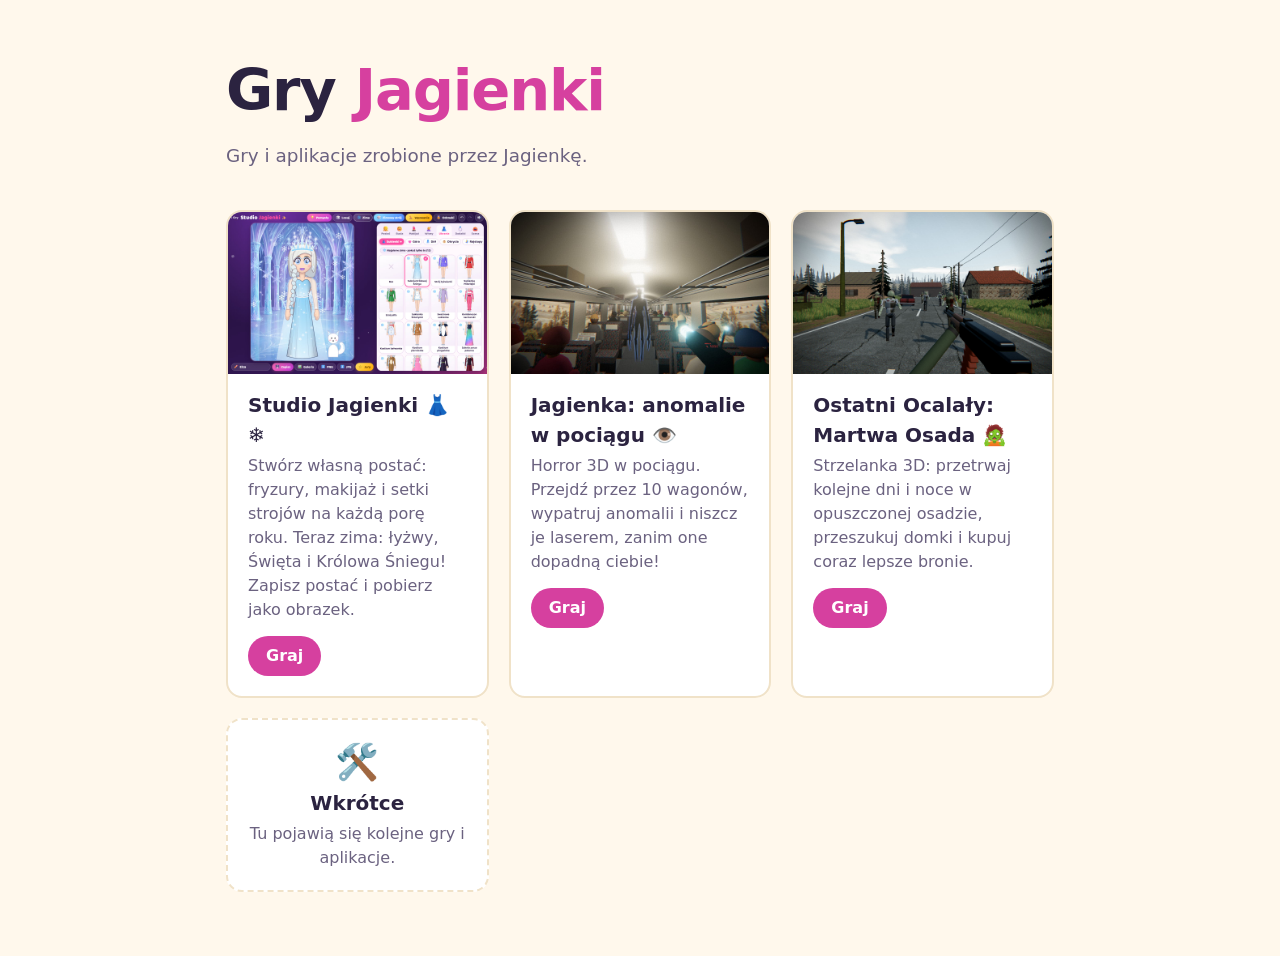
<file: index.html>
<!doctype html>
<html lang="pl">
<head>
  <meta charset="utf-8">
  <meta name="viewport" content="width=device-width, initial-scale=1">
  <title>Gry Jagienki</title>
  <meta name="description" content="Gry i aplikacje zrobione przez Jagienkę.">
  <link rel="icon" href="favicon.svg" type="image/svg+xml">
  <link rel="icon" href="favicon.ico" sizes="16x16 32x32 48x48">
  <link rel="apple-touch-icon" href="apple-touch-icon.png">
  <style>
    :root {
      --bg: #fff8ec;
      --card: #ffffff;
      --text: #2b2340;
      --muted: #6b6280;
      --accent: #d6409f;
      --accent-2: #8b5cf6;
      --border: #f0e2c8;
    }
    @media (prefers-color-scheme: dark) {
      :root {
        --bg: #17142a;
        --card: #221d3b;
        --text: #f3eefc;
        --muted: #a9a0c2;
        --accent: #f06bbd;
        --accent-2: #a78bfa;
        --border: #352d57;
      }
    }
    * { box-sizing: border-box; }
    body {
      margin: 0;
      font-family: system-ui, -apple-system, "Segoe UI", Roboto, sans-serif;
      background: var(--bg);
      color: var(--text);
      line-height: 1.5;
    }
    main { max-width: 860px; margin: 0 auto; padding: 48px 16px 64px; }
    h1 { font-size: clamp(2.2rem, 7vw, 3.6rem); margin: 0 0 8px; letter-spacing: -0.02em; }
    h1 span { color: var(--accent); }
    .lead { color: var(--muted); font-size: 1.15rem; margin: 0 0 40px; }
    .grid { display: grid; gap: 20px; grid-template-columns: repeat(auto-fill, minmax(260px, 1fr)); }
    .card {
      display: block;
      background: var(--card);
      border: 2px solid var(--border);
      border-radius: 16px;
      overflow: hidden;
      color: inherit;
      text-decoration: none;
      transition: transform .15s, border-color .15s;
    }
    a.card:hover { transform: translateY(-3px); border-color: var(--accent-2); }
    .card img { display: block; width: 100%; height: auto; aspect-ratio: 16 / 10; object-fit: cover; }
    .card .body { padding: 16px 20px 20px; }
    .card h2 { margin: 0 0 4px; font-size: 1.25rem; }
    .card p { margin: 0; color: var(--muted); }
    .card .play {
      display: inline-block;
      margin-top: 14px;
      padding: 8px 18px;
      border-radius: 999px;
      background: var(--accent);
      color: #fff;
      font-weight: 700;
    }
    .card .emoji { font-size: 2.2rem; }
    .empty { border-style: dashed; text-align: center; }
  </style>
</head>
<body>
  <main>
    <h1>Gry <span>Jagienki</span></h1>
    <p class="lead">Gry i aplikacje zrobione przez Jagienkę.</p>

    <!-- Każda gra lub aplikacja to osobny folder z plikiem gry i zrzutem ekranu (screenshot.jpg).
         Nowa gra = skopiuj kartę poniżej i podmień link, obrazek, tytuł i opis. -->
    <section class="grid">
      <a class="card" href="gra1-moda/">
        <img src="gra1-moda/screenshot.jpg" alt="Studio Jagienki – Królowa Śniegu w lodowym pałacu" width="1280" height="800">
        <div class="body">
          <h2>Studio Jagienki 👗❄️</h2>
          <p>Stwórz własną postać: fryzury, makijaż i setki strojów na każdą porę roku. Teraz zima: łyżwy, Święta i Królowa Śniegu! Zapisz postać i pobierz jako obrazek.</p>
          <span class="play">Graj</span>
        </div>
      </a>
      <a class="card" href="gra2-anomalie-w-pociagu/">
        <img src="gra2-anomalie-w-pociagu/screenshot.jpg" alt="Jagienka: anomalie w pociągu – rozmyta postać-anomalia w przejściu wagonu pełnego pasażerów" width="1280" height="800" loading="lazy">
        <div class="body">
          <h2>Jagienka: anomalie w pociągu 👁️</h2>
          <p>Horror 3D w pociągu. Przejdź przez 10 wagonów, wypatruj anomalii i niszcz je laserem, zanim one dopadną ciebie!</p>
          <span class="play">Graj</span>
        </div>
      </a>
      <a class="card" href="gra3-zombie/">
        <img src="gra3-zombie/screenshot.jpg" alt="Ostatni Ocalały – zombie idą drogą przez opuszczoną osadę" width="1280" height="800" loading="lazy">
        <div class="body">
          <h2>Ostatni Ocalały: Martwa Osada 🧟</h2>
          <p>Strzelanka 3D: przetrwaj kolejne dni i noce w opuszczonej osadzie, przeszukuj domki i kupuj coraz lepsze bronie.</p>
          <span class="play">Graj</span>
        </div>
      </a>
      <div class="card empty">
        <div class="body">
          <div class="emoji">🛠️</div>
          <h2>Wkrótce</h2>
          <p>Tu pojawią się kolejne gry i aplikacje.</p>
        </div>
      </div>
    </section>

  </main>
</body>
</html>
</file>
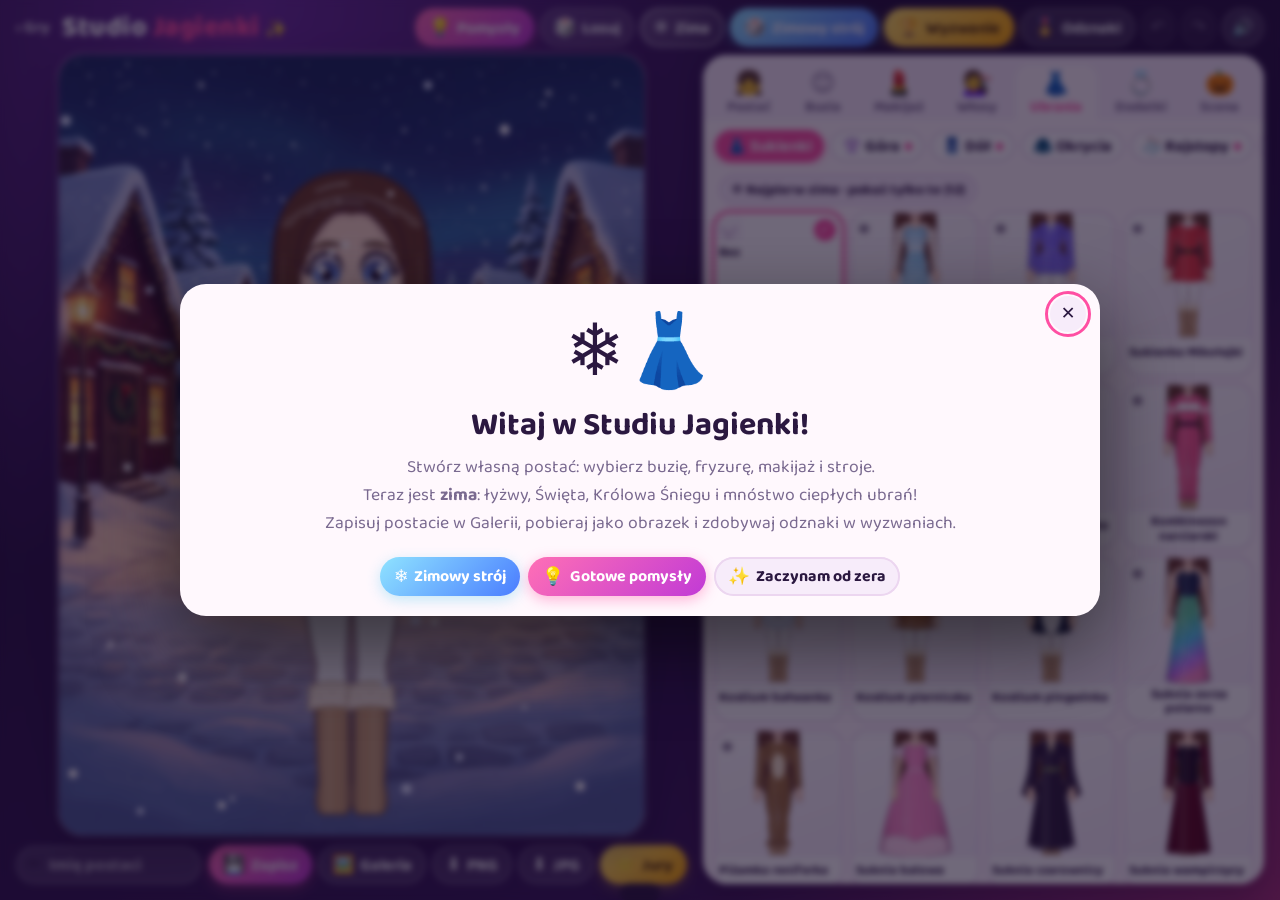
<file: gra1-moda/index.html>
<!doctype html>
<html lang="pl">
<head>
  <meta charset="utf-8">
  <meta name="viewport" content="width=device-width, initial-scale=1, viewport-fit=cover">
  <title>Studio Jagienki – stwórz i ubierz postać</title>
  <meta name="description" content="Studio Jagienki: stwórz własną postać, ubierz ją w setki strojów na każdą porę roku – zimowe, świąteczne i halloweenowe – zrób makijaż, zapisz i pobierz jako obrazek.">
  <link rel="icon" href="favicon.svg" type="image/svg+xml">
  <link rel="icon" href="favicon.ico" sizes="16x16 32x32 48x48">
  <link rel="apple-touch-icon" href="apple-touch-icon.png">
  <link rel="preconnect" href="https://fonts.googleapis.com">
  <link rel="preconnect" href="https://fonts.gstatic.com" crossorigin>
  <link href="https://fonts.googleapis.com/css2?family=Baloo+2:wght@500;700;800&display=swap" rel="stylesheet">
  <link rel="stylesheet" href="styl.css">
</head>
<body data-sezon="zima">
  <div class="dekoracje" id="dekoracje" aria-hidden="true"></div>
  <header class="pasek">
    <a class="powrot" href="../" title="Wszystkie gry Jagienki">‹ Gry</a>
    <h1>Studio <span>Jagienki</span> <i aria-hidden="true">✨</i></h1>
    <nav class="akcje" aria-label="Akcje">
      <button data-akcja="pomysly" class="przycisk mocny" title="Gotowe stylizacje do przerobienia"><b>💡</b><span>Pomysły</span></button>
      <button data-akcja="losuj" class="przycisk" title="Wylosuj cały strój"><b>🎲</b><span>Losuj</span></button>
      <button data-akcja="pory" id="przycisk-sezonu" class="przycisk sezonowy" title="Wybierz porę roku"><b>❄️</b><span>Zima</span></button>
      <button data-akcja="sezonowe" id="los-sezonu" class="przycisk zimowy" title="Wylosuj strój na tę porę roku"><b>🎲</b><span>Zimowy strój</span></button>
      <button data-akcja="wyzwanie" class="przycisk zloty" title="Wyzwanie z jury"><b>🏆</b><span>Wyzwanie</span></button>
      <button data-akcja="odznaki" class="przycisk" title="Twoje odznaki"><b>🎖️</b><span>Odznaki</span></button>
      <button data-akcja="cofnij" class="przycisk maly" title="Cofnij (Ctrl+Z)" aria-label="Cofnij"><b>↶</b></button>
      <button data-akcja="ponow" class="przycisk maly" title="Ponów (Ctrl+Y)" aria-label="Ponów"><b>↷</b></button>
      <button data-akcja="dzwiek" class="przycisk maly" title="Dźwięk" aria-label="Dźwięk"><b id="ikona-dzwieku">🔊</b></button>
    </nav>
  </header>

  <main class="studio">
    <section class="kolumna-sceny">
      <div class="wyzwanie-pasek" id="wyzwanie-pasek" hidden></div>
      <div class="scena" id="scena">
        <div class="tlo" id="tlo"></div>
        <div class="postac" id="postac"></div>
        <div class="flesze" aria-hidden="true"></div>
      </div>
      <div class="pod-scena">
        <label class="imie"><span>✏️</span><input id="imie" maxlength="24" placeholder="Imię postaci" autocomplete="off"></label>
        <div class="zapis">
          <button data-akcja="zapisz" class="przycisk mocny" title="Zapisz w galerii"><b>💾</b><span>Zapisz</span></button>
          <button data-akcja="galeria" class="przycisk" title="Moje postacie"><b>🖼️</b><span>Galeria</span></button>
          <button data-akcja="png" class="przycisk" title="Obrazek PNG z przezroczystym tłem"><b>⬇️</b><span>PNG</span></button>
          <button data-akcja="jpg" class="przycisk" title="Obrazek JPG z tłem"><b>⬇️</b><span>JPG</span></button>
          <button data-akcja="jury" class="przycisk zloty" title="Pokaż stylizację jury"><b>⭐</b><span>Jury</span></button>
        </div>
      </div>
    </section>

    <section class="panel" aria-label="Garderoba">
      <nav class="grupy" id="grupy"></nav>
      <nav class="kategorie" id="kategorie"></nav>
      <div class="przewijane" id="przewijane">
        <div class="filtr" id="filtr" hidden></div>
        <p class="uwaga" id="uwaga" hidden></p>
        <div class="elementy" id="elementy"></div>
        <div class="kolory" id="kolory"></div>
      </div>
    </section>
  </main>

  <dialog id="okno"><div class="okno-tresc" id="okno-tresc"></div></dialog>
  <div class="dymek" id="dymek" role="status" aria-live="polite"></div>
  <canvas class="konfetti" id="konfetti" aria-hidden="true"></canvas>

  <script type="module" src="js/gra.js"></script>
</body>
</html>
</file>
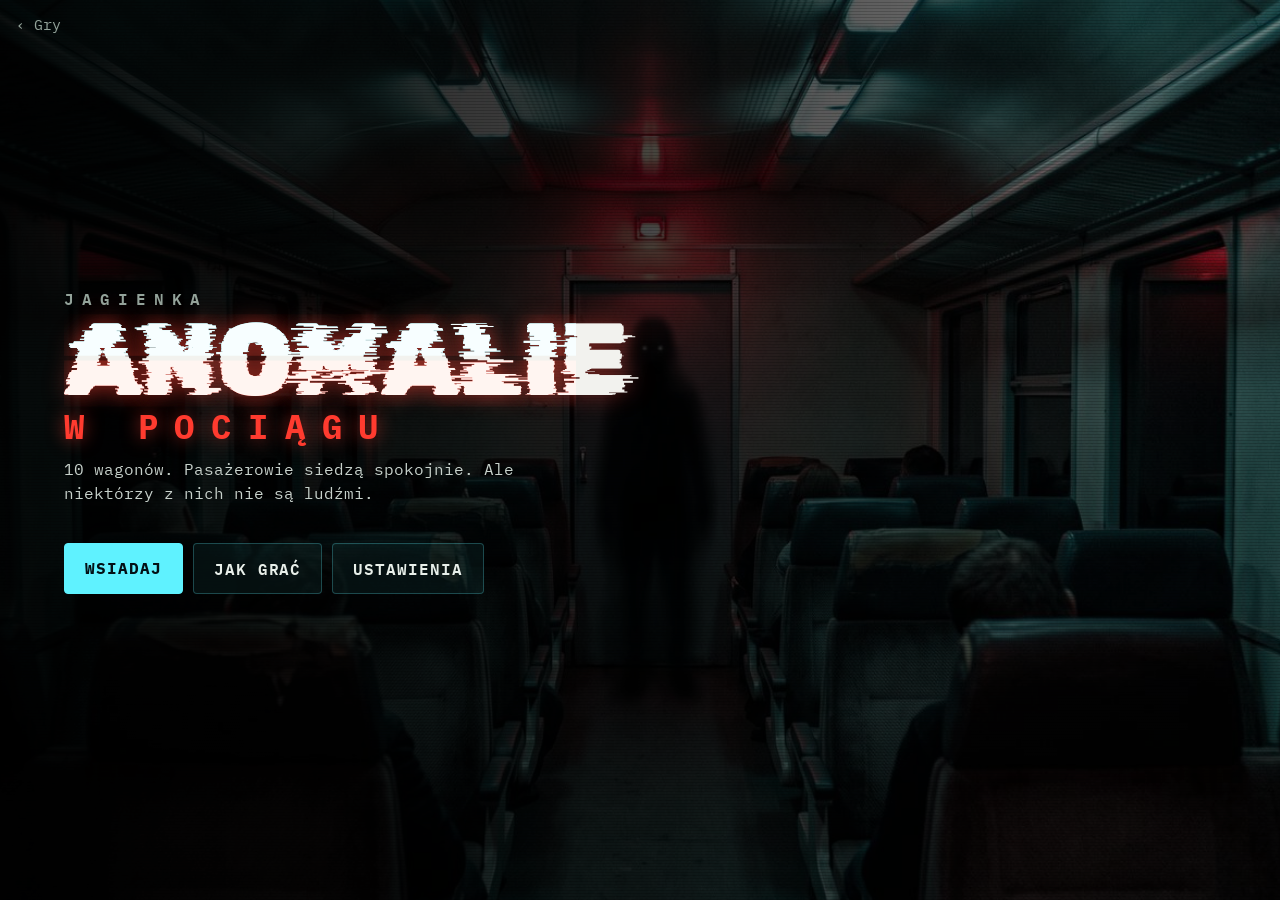
<file: gra2-anomalie-w-pociagu/index.html>
<!doctype html>
<html lang="pl">
<head>
  <meta charset="utf-8">
  <meta name="viewport" content="width=device-width, initial-scale=1, viewport-fit=cover, user-scalable=no">
  <title>Jagienka: anomalie w pociągu – Gry Jagienki</title>
  <meta name="description" content="Horror 3D w pociągu. Przejdź przez 10 wagonów nocnego pociągu, wypatruj anomalii i niszcz je laserem, zanim one dopadną ciebie.">
  <meta name="theme-color" content="#050607">
  <link rel="icon" href="favicon.svg" type="image/svg+xml">
  <link rel="icon" href="favicon.ico" sizes="16x16 32x32 48x48">
  <link rel="apple-touch-icon" href="apple-touch-icon.png">
  <link rel="preconnect" href="https://fonts.googleapis.com">
  <link rel="preconnect" href="https://fonts.gstatic.com" crossorigin>
  <link href="https://fonts.googleapis.com/css2?family=Rubik+Glitch&family=IBM+Plex+Mono:wght@400;600;700&display=swap" rel="stylesheet">
  <link rel="stylesheet" href="styl.css">
</head>
<body>
  <canvas id="scena" aria-label="Widok z oczu postaci w pociągu"></canvas>

  <!-- HUD w trakcie gry -->
  <div id="hud" hidden>
    <div class="hud-gora">
      <div id="hud-wagon"></div>
      <div id="hud-anomalie" aria-live="polite"></div>
    </div>
    <div id="celownik">
      <svg viewBox="0 0 64 64" aria-hidden="true">
        <circle class="pierscien" cx="32" cy="32" r="14"/>
        <circle id="cieplo" class="cieplo" cx="32" cy="32" r="22" pathLength="100" stroke-dasharray="0 100"/>
        <circle class="kropka" cx="32" cy="32" r="1.6"/>
      </svg>
    </div>
    <div id="wskazniki"></div>
    <div id="boss" hidden><span>KONDUKTOR</span><div class="pasek"><i id="boss-zycie"></i></div></div>
    <div id="napisy"></div>
    <div id="komunikat"></div>
    <div id="podpowiedz"></div>
    <div id="tytul-wagonu"><small></small><b></b><span></span></div>
    <button id="przycisk-pauzy" class="dotykowy" aria-label="Pauza">II</button>
  </div>

  <!-- Sterowanie dotykowe -->
  <div id="dotyk" hidden>
    <div id="joystick"><i></i></div>
    <button id="d-strzal" aria-label="Strzał laserem">⚡</button>
    <button id="d-latarka" aria-label="Latarka">🔦</button>
  </div>

  <div id="straszak" aria-hidden="true"><img alt=""></div>
  <div id="biel" aria-hidden="true"></div>

  <!-- Menu główne -->
  <section id="menu" class="ekran">
    <div class="tlo-menu"></div>
    <div class="menu-tresc">
      <a class="powrot" href="../" title="Wszystkie gry Jagienki">‹ Gry</a>
      <h1 class="tytul"><span class="maly">Jagienka</span><span class="glitch" data-t="ANOMALIE">ANOMALIE</span><span class="pod">W POCIĄGU</span></h1>
      <p class="zajawka">10 wagonów. Pasażerowie siedzą spokojnie. Ale niektórzy z nich nie są ludźmi.</p>
      <div id="ladowanie"><i></i></div>
      <div class="przyciski">
        <button id="b-start" class="duzy" disabled>Wsiadaj</button>
        <button id="b-kontynuuj" hidden>Kontynuuj</button>
        <button id="b-jak">Jak grać</button>
        <button id="b-ustawienia">Ustawienia</button>
      </div>
      <p id="rekord"></p>
    </div>
  </section>

  <section id="jak" class="ekran okno" hidden>
    <div class="karta">
      <h2>Jak grać</h2>
      <ul>
        <li><b>Idź naprzód</b> przez kolejne wagony aż do lokomotywy.</li>
        <li>Co jakiś czas pojawiają się <b>anomalie</b> – rozmyte duchy, potwory, a czasem… pasażer, który nagle wygląda inaczej.</li>
        <li><b>Wypatrz anomalię i strzel do niej laserem</b>. Każda ma swój czas – im dłużej czeka, tym głośniej szepcze i tym bardziej śnieży obraz.</li>
        <li>Jeśli nie zdążysz, anomalia cię dopadnie i <b>zaczynasz ten wagon od początku</b>.</li>
        <li>Drzwi do następnego wagonu otwierają się dopiero, gdy zniszczysz wszystkie anomalie w wagonie (licznik nad drzwiami).</li>
        <li>Nie strzelaj do zwykłych pasażerów – laser się przegrzeje.</li>
      </ul>
      <div class="klawisze">
        <span><kbd>W A S D</kbd> chodzenie</span>
        <span><kbd>mysz</kbd> rozglądanie się</span>
        <span><kbd>lewy przycisk</kbd> laser</span>
        <span><kbd>Shift</kbd> szybciej</span>
        <span><kbd>F</kbd> latarka</span>
        <span><kbd>Esc</kbd> pauza</span>
      </div>
      <p class="maly-tekst">Na telefonie i tablecie: lewy kciuk – chodzenie, przeciąganie po prawej – rozglądanie się, ⚡ – laser.</p>
      <button class="zamknij">Rozumiem</button>
    </div>
  </section>

  <section id="ustawienia" class="ekran okno" hidden>
    <div class="karta">
      <h2>Ustawienia</h2>
      <fieldset class="wybor" id="u-trudnosc">
        <legend>Poziom trudności</legend>
        <label><input type="radio" name="trudnosc" value="latwy"> <span>Łatwy<small>więcej czasu na anomalie</small></span></label>
        <label><input type="radio" name="trudnosc" value="normalny"> <span>Normalny</span></label>
        <label><input type="radio" name="trudnosc" value="koszmar"> <span>Koszmar<small>mało czasu, twardy Konduktor</small></span></label>
      </fieldset>
      <label class="suwak">Czułość myszy <input type="range" id="u-czulosc" min="0.3" max="2.5" step="0.1"></label>
      <label class="suwak">Głośność <input type="range" id="u-glosnosc" min="0" max="1" step="0.05"></label>
      <label class="przelacznik"><input type="checkbox" id="u-lagodny"> Tryb łagodny <small>bez strasznej twarzy i krzyku, gdy anomalia cię dopadnie</small></label>
      <label class="przelacznik"><input type="checkbox" id="u-jakosc"> Wysoka jakość grafiki <small>poświata, wygładzanie krawędzi</small></label>
      <button class="zamknij">Gotowe</button>
    </div>
  </section>

  <section id="pauza" class="ekran okno" hidden>
    <div class="karta">
      <h2>Pauza</h2>
      <div class="przyciski pionowo">
        <button id="p-wroc" class="duzy">Wróć do gry</button>
        <button id="p-od-nowa">Zacznij ten wagon od nowa</button>
        <button id="p-ustawienia">Ustawienia</button>
        <button id="p-menu">Wyjdź do menu</button>
      </div>
    </div>
  </section>

  <section id="koniec" class="ekran okno" hidden>
    <div class="karta">
      <h2 class="zielony">Stacja końcowa</h2>
      <p id="k-tekst"></p>
      <dl id="k-staty"></dl>
      <p id="k-ranga"></p>
      <div class="przyciski">
        <button id="k-znowu" class="duzy">Jeszcze raz</button>
        <button id="k-menu">Menu</button>
      </div>
    </div>
  </section>

  <noscript><p class="bez-js">Ta gra potrzebuje JavaScriptu.</p></noscript>
  <script type="module" src="js/gra.js"></script>
</body>
</html>
</file>
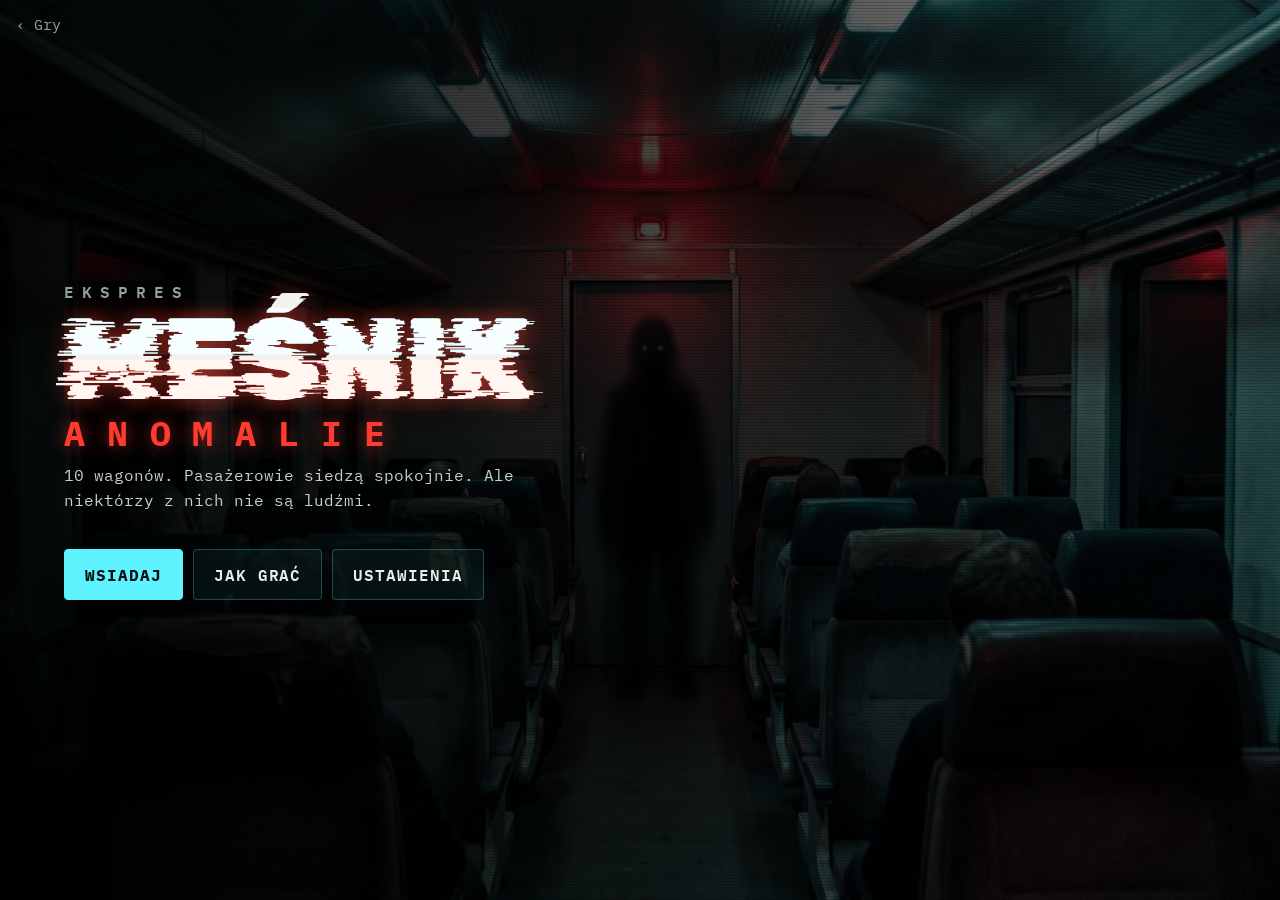
<file: gra2-mesnik-anomalie/index.html>
<!doctype html>
<html lang="pl">
<head>
  <meta charset="utf-8">
  <meta name="viewport" content="width=device-width, initial-scale=1, viewport-fit=cover, user-scalable=no">
  <title>Meśnik: Anomalie – Gry Jagienki</title>
  <meta name="description" content="Horror 3D w pociągu. Przejdź przez 10 wagonów ekspresu Meśnik, wypatruj anomalii i niszcz je laserem, zanim one dopadną ciebie.">
  <meta name="theme-color" content="#050607">
  <link rel="icon" href="data:image/svg+xml,%3Csvg xmlns='http://www.w3.org/2000/svg' viewBox='0 0 100 100'%3E%3Ctext y='.9em' font-size='90'%3E👁️%3C/text%3E%3C/svg%3E">
  <link rel="preconnect" href="https://fonts.googleapis.com">
  <link rel="preconnect" href="https://fonts.gstatic.com" crossorigin>
  <link href="https://fonts.googleapis.com/css2?family=Rubik+Glitch&family=IBM+Plex+Mono:wght@400;600;700&display=swap" rel="stylesheet">
  <link rel="stylesheet" href="styl.css">
</head>
<body>
  <canvas id="scena" aria-label="Widok z oczu postaci w pociągu"></canvas>

  <!-- HUD w trakcie gry -->
  <div id="hud" hidden>
    <div class="hud-gora">
      <div id="hud-wagon"></div>
      <div id="hud-anomalie" aria-live="polite"></div>
    </div>
    <div id="celownik">
      <svg viewBox="0 0 64 64" aria-hidden="true">
        <circle class="pierscien" cx="32" cy="32" r="14"/>
        <circle id="cieplo" class="cieplo" cx="32" cy="32" r="22" pathLength="100" stroke-dasharray="0 100"/>
        <circle class="kropka" cx="32" cy="32" r="1.6"/>
      </svg>
    </div>
    <div id="wskazniki"></div>
    <div id="boss" hidden><span>KONDUKTOR</span><div class="pasek"><i id="boss-zycie"></i></div></div>
    <div id="napisy"></div>
    <div id="komunikat"></div>
    <div id="podpowiedz"></div>
    <div id="tytul-wagonu"><small></small><b></b><span></span></div>
    <button id="przycisk-pauzy" class="dotykowy" aria-label="Pauza">II</button>
  </div>

  <!-- Sterowanie dotykowe -->
  <div id="dotyk" hidden>
    <div id="joystick"><i></i></div>
    <button id="d-strzal" aria-label="Strzał laserem">⚡</button>
    <button id="d-latarka" aria-label="Latarka">🔦</button>
  </div>

  <div id="straszak" aria-hidden="true"><img alt=""></div>
  <div id="biel" aria-hidden="true"></div>

  <!-- Menu główne -->
  <section id="menu" class="ekran">
    <div class="tlo-menu"></div>
    <div class="menu-tresc">
      <a class="powrot" href="../" title="Wszystkie gry Jagienki">‹ Gry</a>
      <h1 class="tytul"><span class="maly">ekspres</span><span class="glitch" data-t="MEŚNIK">MEŚNIK</span><span class="pod">ANOMALIE</span></h1>
      <p class="zajawka">10 wagonów. Pasażerowie siedzą spokojnie. Ale niektórzy z nich nie są ludźmi.</p>
      <div id="ladowanie"><i></i></div>
      <div class="przyciski">
        <button id="b-start" class="duzy" disabled>Wsiadaj</button>
        <button id="b-kontynuuj" hidden>Kontynuuj</button>
        <button id="b-jak">Jak grać</button>
        <button id="b-ustawienia">Ustawienia</button>
      </div>
      <p id="rekord"></p>
    </div>
  </section>

  <section id="jak" class="ekran okno" hidden>
    <div class="karta">
      <h2>Jak grać</h2>
      <ul>
        <li><b>Idź naprzód</b> przez kolejne wagony aż do lokomotywy.</li>
        <li>Co jakiś czas pojawiają się <b>anomalie</b> – rozmyte duchy, potwory, a czasem… pasażer, który nagle wygląda inaczej.</li>
        <li><b>Wypatrz anomalię i strzel do niej laserem</b>. Każda ma swój czas – im dłużej czeka, tym głośniej szepcze i tym bardziej śnieży obraz.</li>
        <li>Jeśli nie zdążysz, anomalia cię dopadnie i <b>zaczynasz ten wagon od początku</b>.</li>
        <li>Drzwi do następnego wagonu otwierają się dopiero, gdy zniszczysz wszystkie anomalie w wagonie (licznik nad drzwiami).</li>
        <li>Nie strzelaj do zwykłych pasażerów – laser się przegrzeje.</li>
      </ul>
      <div class="klawisze">
        <span><kbd>W A S D</kbd> chodzenie</span>
        <span><kbd>mysz</kbd> rozglądanie się</span>
        <span><kbd>lewy przycisk</kbd> laser</span>
        <span><kbd>Shift</kbd> szybciej</span>
        <span><kbd>F</kbd> latarka</span>
        <span><kbd>Esc</kbd> pauza</span>
      </div>
      <p class="maly-tekst">Na telefonie i tablecie: lewy kciuk – chodzenie, przeciąganie po prawej – rozglądanie się, ⚡ – laser.</p>
      <button class="zamknij">Rozumiem</button>
    </div>
  </section>

  <section id="ustawienia" class="ekran okno" hidden>
    <div class="karta">
      <h2>Ustawienia</h2>
      <fieldset class="wybor" id="u-trudnosc">
        <legend>Poziom trudności</legend>
        <label><input type="radio" name="trudnosc" value="latwy"> <span>Łatwy<small>więcej czasu na anomalie</small></span></label>
        <label><input type="radio" name="trudnosc" value="normalny"> <span>Normalny</span></label>
        <label><input type="radio" name="trudnosc" value="koszmar"> <span>Koszmar<small>mało czasu, twardy Konduktor</small></span></label>
      </fieldset>
      <label class="suwak">Czułość myszy <input type="range" id="u-czulosc" min="0.3" max="2.5" step="0.1"></label>
      <label class="suwak">Głośność <input type="range" id="u-glosnosc" min="0" max="1" step="0.05"></label>
      <label class="przelacznik"><input type="checkbox" id="u-lagodny"> Tryb łagodny <small>bez strasznej twarzy i krzyku, gdy anomalia cię dopadnie</small></label>
      <label class="przelacznik"><input type="checkbox" id="u-jakosc"> Wysoka jakość grafiki <small>poświata, wygładzanie krawędzi</small></label>
      <button class="zamknij">Gotowe</button>
    </div>
  </section>

  <section id="pauza" class="ekran okno" hidden>
    <div class="karta">
      <h2>Pauza</h2>
      <div class="przyciski pionowo">
        <button id="p-wroc" class="duzy">Wróć do gry</button>
        <button id="p-od-nowa">Zacznij ten wagon od nowa</button>
        <button id="p-ustawienia">Ustawienia</button>
        <button id="p-menu">Wyjdź do menu</button>
      </div>
    </div>
  </section>

  <section id="koniec" class="ekran okno" hidden>
    <div class="karta">
      <h2 class="zielony">Stacja końcowa</h2>
      <p id="k-tekst"></p>
      <dl id="k-staty"></dl>
      <p id="k-ranga"></p>
      <div class="przyciski">
        <button id="k-znowu" class="duzy">Jeszcze raz</button>
        <button id="k-menu">Menu</button>
      </div>
    </div>
  </section>

  <noscript><p class="bez-js">Ta gra potrzebuje JavaScriptu.</p></noscript>
  <script type="module" src="js/gra.js"></script>
</body>
</html>
</file>
<file: gra1-moda/styl.css>
/* Studio Jagienki – nocne, cukierkowe studio: ciemny fiolet wokół, jasne panele, róż jako akcent; pora roku dokłada swoje kolory i ozdoby. */
:root {
  --noc: #1d0f33;
  --noc2: #3b1a60;
  --panel: #fff8fd;
  --panel2: #f7ecfa;
  --tekst: #2b1840;
  --szary: #7a6a90;
  --roz: #ff4fa3;
  --roz2: #ffd1ea;
  --fiolet: #8b5cf6;
  --dynia: #ff8a1f;
  --zloto: #ffc93c;
  --linia: #ecd6f0;
  --cien: 0 10px 30px rgba(20, 0, 40, .35);
  --r: 18px;
}
* { box-sizing: border-box; }
[hidden] { display: none !important; }
html, body { height: 100%; max-width: 100%; overflow-x: hidden; }
body {
  margin: 0;
  font-family: "Baloo 2", system-ui, "Segoe UI", sans-serif;
  color: var(--tekst);
  background:
    radial-gradient(2px 2px at 12% 18%, #fff8 50%, transparent 51%),
    radial-gradient(1.5px 1.5px at 72% 12%, #fff9 50%, transparent 51%),
    radial-gradient(2px 2px at 88% 42%, #fff6 50%, transparent 51%),
    radial-gradient(1.5px 1.5px at 32% 78%, #fff7 50%, transparent 51%),
    radial-gradient(2px 2px at 55% 55%, #fff5 50%, transparent 51%),
    radial-gradient(circle at 20% 0%, #6b2fa0 0%, transparent 45%),
    radial-gradient(circle at 100% 100%, #a8327a 0%, transparent 40%),
    linear-gradient(160deg, var(--noc), var(--noc2));
  background-attachment: fixed;
  display: flex;
  flex-direction: column;
  overflow: hidden;
}
button { font: inherit; color: inherit; cursor: pointer; }
input { font: inherit; color: inherit; }

/* ---------- pasek ---------- */
.pasek {
  display: flex; align-items: center; gap: 12px;
  padding: 8px 16px; color: #fff; flex: none;
}
.powrot { color: #fff; opacity: .8; text-decoration: none; font-weight: 700; white-space: nowrap; }
.powrot:hover { opacity: 1; }
.pasek h1 { margin: 0; font-size: 1.7rem; line-height: 1; letter-spacing: .5px; white-space: nowrap; font-weight: 800; }
.pasek h1 span { color: var(--roz); text-shadow: 0 0 18px #ff4fa388; }
.pasek h1 i { font-style: normal; font-size: 1.1rem; }
.akcje { display: flex; gap: 6px; margin-left: auto; min-width: 0; flex-wrap: nowrap; overflow-x: auto; scrollbar-width: none; }
.akcje::-webkit-scrollbar { display: none; }

.przycisk {
  display: inline-flex; align-items: center; gap: 6px; flex: none;
  border: 0; border-radius: 999px; padding: 6px 14px 5px;
  background: #ffffff1f; color: #fff; font-weight: 700; font-size: 1rem;
  box-shadow: inset 0 0 0 1.5px #ffffff33;
  transition: transform .12s, background .12s;
}
.przycisk:hover { background: #ffffff33; transform: translateY(-1px); }
.przycisk:active { transform: scale(.96); }
.przycisk b { font-weight: 400; font-size: 1.1rem; }
.przycisk.maly { padding: 6px 10px 5px; }
.przycisk.mocny { background: linear-gradient(135deg, #ff6fb5, #c13ad6); box-shadow: 0 4px 14px #ff4fa366; }
.przycisk.dyniowy { background: linear-gradient(135deg, #ffb347, #ff6a00); box-shadow: 0 4px 14px #ff8a1f55; }
.przycisk.zimowy { background: linear-gradient(135deg, #8fe3ff, #4a7dff); box-shadow: 0 4px 14px #4cc9f055; }
.przycisk.sezonowy { background: linear-gradient(135deg, #ffffff38, #ffffff14); box-shadow: inset 0 0 0 2px #ffffff66; }
body[data-sezon="jesien"] .przycisk.zimowy { background: linear-gradient(135deg, #ffb347, #ff6a00); box-shadow: 0 4px 14px #ff8a1f55; }
body[data-sezon="wiosna"] .przycisk.zimowy { background: linear-gradient(135deg, #a0f0b8, #3cb878); box-shadow: 0 4px 14px #5fd06855; }
body[data-sezon="lato"] .przycisk.zimowy { background: linear-gradient(135deg, #ffe066, #ff7a3d); box-shadow: 0 4px 14px #ffb84d55; }
.przycisk.zloty { background: linear-gradient(135deg, #ffe066, #ffab00); color: #4a2a00; box-shadow: 0 4px 14px #ffc93c55; }
.przycisk:disabled { opacity: .4; pointer-events: none; }

/* ---------- układ ---------- */
.studio {
  flex: 1; min-height: 0;
  display: grid; grid-template-columns: auto minmax(0, 1fr); gap: 16px;
  padding: 0 16px 16px;
}
.kolumna-sceny { display: flex; flex-direction: column; gap: 10px; min-height: 0; min-width: 0; align-items: center; }
.scena {
  position: relative; flex: 1; min-height: 0;
  height: 100%; aspect-ratio: 3 / 4; max-width: 46vw;
  border-radius: 24px; overflow: hidden;
  box-shadow: var(--cien), 0 0 0 4px #ffffff22;
  background: #fff;
}
.tlo { position: absolute; inset: 0; background-size: cover; background-position: center; transition: background-image .3s; }
.tlo.szachownica { background: repeating-conic-gradient(#f3eaf7 0 25%, #ffffff 0 50%) 0 0 / 28px 28px; }
.postac { position: absolute; inset: 0; }
.postac svg { width: 100%; height: 100%; display: block; }
.flesze { position: absolute; inset: 0; pointer-events: none; opacity: 0; background: radial-gradient(circle at 30% 30%, #fff 0, transparent 30%), radial-gradient(circle at 75% 60%, #fff 0, transparent 25%); }
.scena.pokaz .flesze { animation: flesz 1.6s ease-out; }
.scena.pokaz .postac { animation: wybieg 1.6s ease-in-out; }
@keyframes flesz { 0%, 100% { opacity: 0; } 10% { opacity: .9; } 20% { opacity: 0; } 35% { opacity: .7; } 45% { opacity: 0; } 62% { opacity: .8; } 70% { opacity: 0; } }
@keyframes wybieg { 0%, 100% { transform: none; } 30% { transform: scale(1.06) translateY(-1.5%); } 60% { transform: scale(1.03) rotate(-1deg); } }

.pod-scena { display: flex; flex-wrap: wrap; gap: 8px; justify-content: center; align-items: center; flex: none; max-width: 100%; }
.imie { display: flex; align-items: center; gap: 4px; background: #ffffff1f; border-radius: 999px; padding: 2px 6px 2px 12px; box-shadow: inset 0 0 0 1.5px #ffffff33; }
.imie input { width: 150px; border: 0; background: transparent; color: #fff; font-weight: 700; font-size: 1.05rem; padding: 4px 4px 3px; outline: none; }
.imie input::placeholder { color: #ffffff99; }
.zapis { display: flex; gap: 6px; flex-wrap: wrap; justify-content: center; }

.wyzwanie-pasek {
  display: flex; align-items: center; gap: 10px; width: 100%; max-width: 46vw;
  background: linear-gradient(135deg, #ffe066, #ffab00); color: #4a2a00;
  border-radius: 14px; padding: 6px 8px 6px 14px; font-weight: 700; box-shadow: var(--cien); flex: none;
}
.wyzwanie-pasek .e { font-size: 1.6rem; }
.wyzwanie-pasek .t { flex: 1; line-height: 1.15; }
.wyzwanie-pasek .t small { display: block; font-weight: 500; opacity: .8; }
.wyzwanie-pasek button { border: 0; border-radius: 999px; padding: 6px 12px 5px; background: #4a2a00; color: #fff; font-weight: 700; }
.wyzwanie-pasek .x { background: transparent; color: #4a2a00; padding: 4px 8px; }

/* ---------- panel garderoby ---------- */
.panel {
  min-height: 0; display: flex; flex-direction: column;
  background: var(--panel); border-radius: 24px; box-shadow: var(--cien); overflow: hidden;
}
.grupy { display: flex; gap: 4px; padding: 10px 10px 0; background: var(--panel2); overflow-x: auto; scrollbar-width: none; flex: none; }
.grupy::-webkit-scrollbar { display: none; }
.grupy button {
  flex: 1 0 auto; border: 0; background: transparent; border-radius: 14px 14px 0 0; padding: 6px 12px 4px;
  display: flex; flex-direction: column; align-items: center; font-weight: 700; color: var(--szary); font-size: .9rem; line-height: 1.1;
}
.grupy button b { font-size: 1.5rem; font-weight: 400; line-height: 1.2; }
.grupy button.akt { background: var(--panel); color: var(--roz); }
.kategorie { display: flex; gap: 6px; padding: 10px 12px 4px; overflow-x: auto; scrollbar-width: thin; flex: none; }
.kategorie button {
  flex: none; border: 0; border-radius: 999px; padding: 4px 12px 3px; background: #fff; font-weight: 700; color: var(--tekst);
  box-shadow: inset 0 0 0 2px var(--linia); display: flex; gap: 5px; align-items: center; position: relative;
}
.kategorie button.akt { background: var(--roz); color: #fff; box-shadow: 0 3px 10px #ff4fa355; }
.kategorie button .kropka { width: 7px; height: 7px; border-radius: 50%; background: var(--roz); }
.kategorie button.akt .kropka { background: #fff; }
.przewijane { flex: 1; min-height: 0; overflow-y: auto; padding: 8px 12px 16px; scrollbar-width: thin; }
.uwaga { margin: 2px 4px 8px; color: var(--szary); font-size: .95rem; }

.elementy { display: grid; grid-template-columns: repeat(auto-fill, minmax(104px, 1fr)); gap: 10px; }
.element {
  position: relative; border: 0; padding: 0; background: #fff; border-radius: 16px; overflow: hidden;
  box-shadow: 0 0 0 2px var(--linia); display: flex; flex-direction: column; transition: transform .12s, box-shadow .12s;
}
.element:hover { transform: translateY(-2px); box-shadow: 0 0 0 2px #e2b6e8, 0 6px 14px #7a2a9a22; }
.element .mini { aspect-ratio: 1 / 1; background: linear-gradient(160deg, #fff, #f6eefa); display: grid; place-items: center; overflow: hidden; }
.element .mini svg { width: 100%; height: 100%; display: block; }
.element .mini.ciemne { background: linear-gradient(160deg, #3b2a5a, #1d0f33); }
.element .mini.obraz { background-size: cover; background-position: center 60%; }
.element .mini.brak { font-size: 2rem; color: #d9c6e0; }
.element .nazwa { font-size: .82rem; font-weight: 700; padding: 3px 4px 4px; line-height: 1.1; min-height: 2.2em; display: grid; place-items: center; text-align: center; }
.element.akt { box-shadow: 0 0 0 3px var(--roz), 0 6px 16px #ff4fa344; }
.element.akt::after {
  content: "✓"; position: absolute; top: 6px; right: 6px; width: 22px; height: 22px; border-radius: 50%;
  background: var(--roz); color: #fff; font-weight: 800; font-size: .85rem; display: grid; place-items: center;
}
.element .znaczek { position: absolute; top: 5px; left: 6px; font-size: .9rem; }
.element.kolor .mini { border-radius: 0; }

/* ---------- kolory i wzory ---------- */
.kolory { margin-top: 14px; }
.kolory h3 { margin: 10px 4px 6px; font-size: 1rem; }
.sloty { display: flex; gap: 8px; flex-wrap: wrap; margin-bottom: 8px; }
.slot {
  border: 0; border-radius: 999px; background: #fff; padding: 3px 12px 2px 4px; display: flex; align-items: center; gap: 6px;
  font-weight: 700; box-shadow: inset 0 0 0 2px var(--linia);
}
.slot i { width: 24px; height: 24px; border-radius: 50%; box-shadow: inset 0 0 0 2px #0002; }
.slot.akt { box-shadow: inset 0 0 0 2.5px var(--roz); color: var(--roz); }
.paleta { display: grid; grid-template-columns: repeat(auto-fill, minmax(30px, 1fr)); gap: 6px; }
.paleta button {
  aspect-ratio: 1; border: 0; border-radius: 50%; box-shadow: inset 0 0 0 2px #0001, 0 1px 3px #0002; transition: transform .1s;
}
.paleta button:hover { transform: scale(1.15); }
.paleta button.akt { box-shadow: 0 0 0 3px #fff, 0 0 0 5px var(--roz); }
.paleta label {
  aspect-ratio: 1; border-radius: 50%; display: grid; place-items: center; cursor: pointer; position: relative; overflow: hidden;
  background: conic-gradient(#ff5d8f, #ffd23f, #5fd068, #4cc9f0, #7b6cf6, #ff5d8f); font-size: .9rem;
}
.paleta label input { position: absolute; inset: 0; opacity: 0; cursor: pointer; }
.wzory { display: grid; grid-template-columns: repeat(auto-fill, minmax(62px, 1fr)); gap: 8px; }
.wzory button { border: 0; background: #fff; border-radius: 12px; padding: 0; overflow: hidden; box-shadow: 0 0 0 2px var(--linia); font-size: .75rem; font-weight: 700; }
.wzory button svg { display: block; width: 100%; height: 40px; }
.wzory button span { display: block; padding: 2px 2px 3px; }
.wzory button.akt { box-shadow: 0 0 0 3px var(--roz); color: var(--roz); }

/* ---------- okna ---------- */
dialog {
  border: 0; padding: 0; border-radius: 26px; max-width: min(920px, calc(100vw - 24px)); width: 100%;
  max-height: calc(100dvh - 32px); background: var(--panel); color: var(--tekst); box-shadow: 0 30px 80px #0008;
}
dialog::backdrop { background: #12062299; backdrop-filter: blur(3px); }
.okno-tresc { padding: 22px 22px 20px; }
.okno-tresc h2 { margin: 0 0 4px; font-size: 1.7rem; line-height: 1.15; }
.okno-tresc .pod { margin: 0 0 14px; color: var(--szary); }
.okno-tresc .zamknij { position: absolute; top: 12px; right: 14px; border: 0; background: var(--panel2); border-radius: 50%; width: 36px; height: 36px; font-size: 1.1rem; }
.rzad { display: flex; gap: 8px; flex-wrap: wrap; margin-top: 16px; justify-content: flex-end; }
.rzad .przycisk:not(.mocny):not(.zloty):not(.dyniowy):not(.zimowy) { color: var(--tekst); background: var(--panel2); box-shadow: inset 0 0 0 2px var(--linia); }
.karty { display: grid; grid-template-columns: repeat(auto-fill, minmax(150px, 1fr)); gap: 12px; }
.karta { border: 0; padding: 0; background: #fff; border-radius: 18px; overflow: hidden; box-shadow: 0 0 0 2px var(--linia); text-align: center; position: relative; }
.karta:hover { box-shadow: 0 0 0 3px var(--roz); }
.karta .obr { aspect-ratio: 3 / 4; background-size: cover; background-position: center; position: relative; }
.karta .obr svg, .karta .obr img { position: absolute; inset: 0; width: 100%; height: 100%; display: block; object-fit: cover; }
.karta .opis { padding: 6px 8px 8px; font-weight: 800; line-height: 1.15; }
.karta .opis small { display: block; font-weight: 500; color: var(--szary); }
.karta .male { display: flex; gap: 4px; justify-content: center; padding: 0 6px 8px; }
.karta .male button { border: 0; border-radius: 999px; background: var(--panel2); padding: 3px 10px 2px; font-weight: 700; font-size: .85rem; }
.karta .male button.usun { color: #c1121f; }
.pusto { text-align: center; color: var(--szary); padding: 30px 10px; }
.pole { width: 100%; border: 0; border-radius: 14px; padding: 10px 14px 8px; font-size: 1.2rem; font-weight: 700; background: #fff; box-shadow: inset 0 0 0 2px var(--linia); outline: none; }
.pole:focus { box-shadow: inset 0 0 0 2.5px var(--roz); }

.temat { text-align: center; padding: 10px 0 4px; }
.temat .e { font-size: 4.5rem; line-height: 1.1; animation: kolysanie 2s ease-in-out infinite; display: inline-block; }
.temat h3 { font-size: 2rem; margin: 4px 0 0; }
.temat p { margin: 2px 0 0; color: var(--szary); font-size: 1.1rem; }
@keyframes kolysanie { 50% { transform: rotate(-8deg) scale(1.06); } }

.jury { display: grid; grid-template-columns: repeat(3, 1fr); gap: 12px; margin-top: 12px; }
.sedzia { background: #fff; border-radius: 18px; padding: 12px 10px; text-align: center; box-shadow: 0 0 0 2px var(--linia); opacity: 0; transform: translateY(16px) scale(.95); animation: wjazd .5s forwards; }
.sedzia .e { font-size: 2.8rem; line-height: 1.1; }
.sedzia h4 { margin: 2px 0 0; font-size: 1.05rem; }
.sedzia small { color: var(--szary); display: block; line-height: 1.1; }
.sedzia .gw { font-size: 1.4rem; letter-spacing: 1px; margin: 4px 0; color: #ddd; }
.sedzia .gw b { color: var(--zloto); font-weight: 400; text-shadow: 0 0 8px #ffc93c88; }
.sedzia p { margin: 0; font-size: .95rem; line-height: 1.2; }
.suma { text-align: center; margin-top: 14px; font-size: 1.4rem; font-weight: 800; opacity: 0; animation: wjazd .5s 1.8s forwards; }
.suma .duza { font-size: 2.3rem; color: var(--roz); }
@keyframes wjazd { to { opacity: 1; transform: none; } }

.odznaki { display: grid; grid-template-columns: repeat(auto-fill, minmax(150px, 1fr)); gap: 10px; }
.odznaka { background: #fff; border-radius: 16px; padding: 10px; text-align: center; box-shadow: 0 0 0 2px var(--linia); }
.odznaka .e { font-size: 2.4rem; line-height: 1.1; }
.odznaka h4 { margin: 2px 0 0; font-size: 1rem; line-height: 1.1; }
.odznaka small { color: var(--szary); line-height: 1.1; display: block; }
.odznaka.brak .e { filter: grayscale(1); opacity: .3; }
.odznaka.brak h4 { color: var(--szary); }
.odznaka.jest { box-shadow: 0 0 0 2.5px var(--zloto), 0 4px 14px #ffc93c44; }
.licznik { font-weight: 800; color: var(--roz); }

.dymek {
  position: fixed; left: 50%; bottom: 24px; transform: translate(-50%, 140%); z-index: 50;
  background: #2b1840; color: #fff; border-radius: 999px; padding: 10px 20px 8px; font-weight: 700; box-shadow: var(--cien);
  transition: transform .3s cubic-bezier(.3, 1.4, .5, 1); max-width: calc(100vw - 32px); text-align: center;
}
.dymek.widac { transform: translate(-50%, 0); }
.konfetti { position: fixed; inset: 0; width: 100vw; height: 100vh; pointer-events: none; z-index: 60; }

/* ---------- animacje postaci (tylko na scenie, eksport jest nieruchomy) ---------- */
.zywa .mrug { animation: mrug 5.5s infinite; transform-box: fill-box; transform-origin: center; }
@keyframes mrug { 0%, 93%, 100% { transform: scaleY(1); } 95.5% { transform: scaleY(.08); } }
.zywa .unos { animation: unos 3s ease-in-out infinite; }
@keyframes unos { 50% { transform: translateY(-14px); } }
.zywa .migot { animation: migot 2.4s ease-in-out infinite; }
@keyframes migot { 50% { opacity: .25; } }
.zywa .trzepot { animation: trzepot .5s ease-in-out infinite alternate; transform-box: fill-box; transform-origin: center; }
@keyframes trzepot { to { transform: scaleY(.6) translateY(-3px); } }
.zywa .dryf { animation: dryf 7s ease-in-out infinite alternate; }
@keyframes dryf { to { transform: translateX(40px); } }
@media (prefers-reduced-motion: reduce) { .zywa * { animation: none !important; } }

/* ---------- telefon i wąskie okna ---------- */
@media (max-width: 880px) {
  body { overflow: hidden; }
  .pasek { padding: 6px 10px; gap: 8px; }
  .pasek h1 { font-size: 1.25rem; }
  .powrot { display: none; }
  .akcje .przycisk span { display: none; }
  .akcje .przycisk { padding: 6px 9px 5px; }
  .studio { grid-template-columns: minmax(0, 1fr); grid-template-rows: auto minmax(0, 1fr); gap: 8px; padding: 0 8px 8px; }
  .kolumna-sceny { gap: 6px; }
  .scena { height: 40dvh; max-width: none; flex: none; border-radius: 18px; }
  .wyzwanie-pasek { max-width: none; font-size: .9rem; }
  .pod-scena { gap: 6px; flex-wrap: nowrap; width: 100%; justify-content: flex-start; overflow-x: auto; scrollbar-width: none; }
  .pod-scena::-webkit-scrollbar { display: none; }
  .imie { flex: none; }
  .imie input { width: 92px; font-size: .95rem; }
  .zapis { flex-wrap: nowrap; }
  .zapis .przycisk { padding: 5px 10px 4px; font-size: .9rem; }
  .zapis [data-akcja="zapisz"] span, .zapis [data-akcja="galeria"] span, .zapis [data-akcja="jury"] span { display: none; }
  .elementy { grid-template-columns: repeat(auto-fill, minmax(84px, 1fr)); gap: 8px; }
  .grupy button { padding: 4px 8px 3px; font-size: .78rem; }
  .grupy button b { font-size: 1.3rem; }
  .jury { grid-template-columns: 1fr; }
  .sedzia { display: grid; grid-template-columns: auto 1fr; text-align: left; gap: 0 10px; align-items: center; }
  .sedzia .e { grid-row: span 4; }
}
@media (max-width: 880px) and (max-height: 700px) { .scena { height: 34dvh; } }
dialog { overflow-y: auto; overscroll-behavior: contain; }
:focus-visible { outline: 3px solid var(--fiolet); outline-offset: 2px; }
.okno-tresc .zamknij:focus-visible { outline-color: var(--roz); }
@media (max-width: 480px) { .pasek h1 { display: none; } .akcje { margin-left: 0; } }

/* ---------- pory roku ---------- */
body[data-sezon="zima"] { background-color: #18204a; }
.dekoracje { position: fixed; inset: 0; pointer-events: none; overflow: hidden; z-index: 0; }
.dekoracje i { position: absolute; top: -30px; font-style: normal; color: #fff; opacity: .55; animation: spadaj linear infinite; }
@keyframes spadaj { to { transform: translate(40px, 105vh) rotate(260deg); } }
.pasek, .studio { position: relative; z-index: 1; }
@media (prefers-reduced-motion: reduce) { .dekoracje { display: none; } }
.filtr { display: flex; flex-wrap: wrap; gap: 6px; margin: 0 4px 8px; }
.filtr button { border: 0; border-radius: 999px; padding: 4px 12px 3px; background: var(--panel2); box-shadow: inset 0 0 0 2px var(--linia); font-weight: 700; font-size: .9rem; color: var(--tekst); }
.filtr button.akt { background: linear-gradient(135deg, #8fe3ff, #4a7dff); color: #fff; box-shadow: none; }
.pory { display: grid; grid-template-columns: repeat(auto-fill, minmax(150px, 1fr)); gap: 12px; margin-top: 8px; }
.pora { border: 0; border-radius: 16px; min-height: 190px; padding: 12px; display: flex; flex-direction: column; justify-content: flex-end; align-items: flex-start; gap: 2px;
  background-size: cover; background-position: center; color: #fff; text-align: left; box-shadow: 0 6px 18px #2b184033; transition: transform .12s; }
.pora:hover { transform: translateY(-3px); }
.pora.akt { outline: 4px solid var(--roz); outline-offset: 2px; }
.pora .e { font-size: 2rem; line-height: 1; }
.pora b { font-size: 1.3rem; }
.pora small { opacity: .92; line-height: 1.2; }
.karta .obr { position: relative; }
.karta .obr .znaczek { position: absolute; top: 6px; left: 8px; font-size: 1.1rem; }
</file>
<file: gra2-anomalie-w-pociagu/styl.css>
:root {
  --tlo: #050607;
  --tekst: #e8efe9;
  --przygaszony: #93a39a;
  --cyjan: #5ff2ff;
  --czerwony: #ff3b2f;
  --zielony: #5dff8a;
  --karta: rgba(10, 14, 15, 0.92);
  --ramka: rgba(95, 242, 255, 0.25);
  --mono: "IBM Plex Mono", ui-monospace, Consolas, monospace;
  --glitch: "Rubik Glitch", "IBM Plex Mono", Impact, sans-serif;
}
* { box-sizing: border-box; }
html, body { margin: 0; height: 100%; overflow: hidden; background: var(--tlo); color: var(--tekst); font-family: var(--mono); }
body { touch-action: none; -webkit-user-select: none; user-select: none; -webkit-tap-highlight-color: transparent; }
canvas#scena { position: fixed; inset: 0; width: 100%; height: 100%; display: block; }
button { font: inherit; color: inherit; cursor: pointer; }
[hidden] { display: none !important; }

/* ---------- ekrany (menu, okna) ---------- */
.ekran { position: fixed; inset: 0; z-index: 20; display: flex; align-items: center; justify-content: center; padding: 16px; }
.okno { background: rgba(0, 0, 0, 0.6); backdrop-filter: blur(3px); z-index: 30; }
.karta {
  width: min(640px, 100%); max-height: calc(100% - 16px); overflow: auto; padding: 24px 26px;
  background: var(--karta); border: 1px solid var(--ramka); border-radius: 6px;
  box-shadow: 0 0 60px rgba(95, 242, 255, 0.08), inset 0 0 40px rgba(0, 0, 0, 0.6);
}
.karta h2 { margin: 0 0 14px; font-family: var(--glitch); font-weight: 400; font-size: 2rem; letter-spacing: 0.04em; color: var(--cyjan); }
.karta h2.zielony { color: var(--zielony); }
.karta ul { padding-left: 1.2em; line-height: 1.55; margin: 0 0 14px; }
.karta li { margin-bottom: 6px; }
.karta b { color: #fff; }
.maly-tekst { color: var(--przygaszony); font-size: 0.85rem; }
.klawisze { display: flex; flex-wrap: wrap; gap: 8px 16px; margin: 6px 0 10px; font-size: 0.9rem; color: var(--przygaszony); }
kbd { display: inline-block; padding: 1px 7px; border: 1px solid var(--ramka); border-bottom-width: 3px; border-radius: 4px; color: #fff; background: #0c1314; font-family: var(--mono); font-size: 0.85rem; }

.przyciski { display: flex; flex-wrap: wrap; gap: 10px; margin-top: 16px; }
.przyciski.pionowo { flex-direction: column; }
.przyciski button, .karta .zamknij {
  padding: 11px 20px; border-radius: 4px; border: 1px solid var(--ramka); background: rgba(95, 242, 255, 0.06);
  letter-spacing: 0.06em; text-transform: uppercase; font-weight: 600; transition: background 0.15s, border-color 0.15s, transform 0.1s;
}
.przyciski button:hover:not(:disabled), .karta .zamknij:hover { background: rgba(95, 242, 255, 0.16); border-color: var(--cyjan); }
.przyciski button:active { transform: translateY(1px); }
.przyciski button.duzy { background: var(--cyjan); color: #031015; border-color: var(--cyjan); font-weight: 700; }
.przyciski button.duzy:hover:not(:disabled) { background: #a5f8ff; }
button:disabled { opacity: 0.4; cursor: wait; }
.karta .zamknij { margin-top: 18px; }

/* menu główne */
#menu { justify-content: flex-start; overflow: hidden; background: #000; }
.tlo-menu {
  position: absolute; inset: -4%; background: url(img/okladka.jpg) center / cover no-repeat;
  filter: saturate(0.85) brightness(0.62); animation: oddech 18s ease-in-out infinite alternate, migotanie 7s steps(1) infinite;
}
.tlo-menu::after { content: ""; position: absolute; inset: 0; background: linear-gradient(90deg, rgba(0,0,0,.92) 0%, rgba(0,0,0,.6) 45%, rgba(0,0,0,.1) 100%), repeating-linear-gradient(0deg, rgba(0,0,0,.18) 0 1px, transparent 1px 3px); }
@keyframes oddech { from { transform: scale(1); } to { transform: scale(1.07) translateX(-1%); } }
@keyframes migotanie { 0%, 100% { opacity: 1; } 41% { opacity: 0.75; } 42% { opacity: 1; } 77% { opacity: 0.85; } 78% { opacity: 1; } }
.menu-tresc { position: relative; max-width: 560px; padding: 12px 0 12px clamp(0px, 4vw, 48px); }
.powrot { position: fixed; top: 14px; left: 16px; color: var(--przygaszony); text-decoration: none; font-size: 0.95rem; z-index: 2; }
.powrot:hover { color: #fff; }
.tytul { margin: 0 0 14px; line-height: 0.9; display: flex; flex-direction: column; }
.tytul .maly { font-size: 1rem; letter-spacing: 0.5em; color: var(--przygaszony); font-weight: 600; text-transform: uppercase; margin-bottom: 8px; }
.tytul .glitch { position: relative; font-family: var(--glitch); font-weight: 400; font-size: clamp(3rem, 11vw, 6.4rem); color: #f2f2ee; text-shadow: 0 0 24px rgba(255, 59, 47, 0.35); }
.tytul .glitch::before, .tytul .glitch::after { content: attr(data-t); position: absolute; inset: 0; }
.tytul .glitch::before { color: var(--cyjan); mix-blend-mode: screen; animation: drgaj 2.6s infinite steps(2); clip-path: inset(0 0 55% 0); }
.tytul .glitch::after { color: var(--czerwony); mix-blend-mode: screen; animation: drgaj 1.9s infinite reverse steps(2); clip-path: inset(50% 0 0 0); }
@keyframes drgaj { 0%, 86%, 100% { transform: none; } 88% { transform: translate(-6px, 1px); } 92% { transform: translate(5px, -2px); } 96% { transform: translate(-2px, 0); } }
.tytul .pod { font-size: clamp(1.3rem, 4.6vw, 2.1rem); letter-spacing: 0.5em; color: var(--czerwony); font-weight: 700; margin-top: 6px; text-shadow: 0 0 18px rgba(255, 59, 47, 0.6); }
.zajawka { color: #c8d2cc; font-size: 1.02rem; line-height: 1.5; margin: 0 0 18px; max-width: 30em; }
#ladowanie { height: 3px; background: rgba(255,255,255,.1); width: 260px; max-width: 100%; }
#ladowanie i { display: block; height: 100%; width: 0; background: var(--cyjan); box-shadow: 0 0 10px var(--cyjan); transition: width 0.2s; }
#rekord { color: var(--przygaszony); font-size: 0.9rem; margin-top: 14px; }

/* ustawienia */
.wybor { border: 0; padding: 0; margin: 0 0 16px; display: grid; gap: 8px; }
.wybor legend { margin-bottom: 8px; color: var(--przygaszony); font-size: 0.9rem; }
.wybor label { display: flex; align-items: center; gap: 10px; padding: 9px 12px; border: 1px solid var(--ramka); border-radius: 4px; cursor: pointer; }
.wybor label:has(input:checked) { border-color: var(--cyjan); background: rgba(95, 242, 255, 0.08); }
.wybor small, .przelacznik small { display: block; color: var(--przygaszony); font-size: 0.8rem; }
.suwak { display: grid; gap: 6px; margin-bottom: 14px; color: var(--przygaszony); font-size: 0.9rem; }
input[type=range] { width: 100%; accent-color: var(--cyjan); }
.przelacznik { display: block; margin-bottom: 12px; padding-left: 28px; position: relative; cursor: pointer; }
.przelacznik input { position: absolute; left: 0; top: 3px; width: 18px; height: 18px; accent-color: var(--cyjan); }

/* ---------- HUD ---------- */
#hud { position: fixed; inset: 0; z-index: 10; pointer-events: none; }
.hud-gora { position: absolute; top: 12px; left: 16px; right: 16px; display: flex; justify-content: space-between; gap: 12px; align-items: flex-start; }
#hud-wagon { font-size: 0.85rem; letter-spacing: 0.12em; text-transform: uppercase; color: var(--przygaszony); text-shadow: 0 1px 3px #000; }
#hud-wagon b { color: #fff; font-size: 1.05rem; }
#hud-anomalie { display: flex; gap: 6px; flex-wrap: wrap; justify-content: flex-end; max-width: 60%; }
.znak { width: 26px; height: 26px; border-radius: 50%; position: relative; border: 1px solid rgba(255,255,255,.25); background: rgba(0,0,0,.35); }
.znak.czeka::after { content: "?"; position: absolute; inset: 0; display: grid; place-items: center; font-size: 0.8rem; color: rgba(255,255,255,.35); }
.znak.aktywna { border-color: var(--czerwony); background: conic-gradient(var(--czerwony) calc(var(--p) * 1%), rgba(255, 59, 47, 0.15) 0); box-shadow: 0 0 12px rgba(255, 59, 47, 0.7); animation: puls 0.6s infinite alternate; }
.znak.zniszczona { border-color: var(--cyjan); background: rgba(95, 242, 255, 0.15); }
.znak.zniszczona::after { content: "✕"; position: absolute; inset: 0; display: grid; place-items: center; color: var(--cyjan); font-size: 0.85rem; }
@keyframes puls { to { transform: scale(1.12); } }

#celownik { position: absolute; left: 50%; top: 50%; width: 64px; height: 64px; transform: translate(-50%, -50%); transition: transform 0.1s; }
#celownik svg { width: 100%; height: 100%; overflow: visible; }
#celownik .pierscien { fill: none; stroke: rgba(95, 242, 255, 0.55); stroke-width: 1.4; transition: stroke 0.1s, r 0.1s; }
#celownik .kropka { fill: var(--cyjan); }
#celownik .cieplo { fill: none; stroke: #ffb02f; stroke-width: 2.4; transform: rotate(-90deg); transform-origin: 32px 32px; opacity: 0.85; }
#celownik.namierzony { transform: translate(-50%, -50%) scale(0.8); }
#celownik.namierzony .pierscien { stroke: var(--czerwony); r: 10; }
#celownik.przegrzany .cieplo { stroke: var(--czerwony); animation: puls 0.15s infinite alternate; }

#wskazniki i {
  position: absolute; width: 0; height: 0; border-left: 14px solid transparent; border-right: 14px solid transparent; border-bottom: 26px solid var(--czerwony);
  filter: drop-shadow(0 0 8px var(--czerwony)); transform-origin: 50% 50%; margin: -13px 0 0 -14px;
}
#boss { position: absolute; top: 56px; left: 50%; transform: translateX(-50%); width: min(420px, 80vw); text-align: center; color: var(--czerwony); letter-spacing: 0.4em; font-weight: 700; font-size: 0.85rem; text-shadow: 0 0 10px #000; }
#boss .pasek { margin-top: 6px; height: 8px; border: 1px solid var(--czerwony); background: rgba(40, 0, 0, 0.6); }
#boss-zycie { display: block; height: 100%; width: 100%; background: var(--czerwony); box-shadow: 0 0 12px var(--czerwony); transition: width 0.3s; }

#napisy { position: absolute; bottom: 9%; left: 50%; transform: translateX(-50%); width: min(720px, 90vw); text-align: center; font-size: 1.05rem; color: #f3f0e0; text-shadow: 0 2px 6px #000, 0 0 2px #000; opacity: 0; transition: opacity 0.5s; }
#napisy.widoczne { opacity: 1; }
#napisy::before { content: "🔊 "; opacity: 0.7; }
#komunikat { position: absolute; top: 30%; left: 50%; transform: translateX(-50%); width: 92vw; text-align: center; font-weight: 700; font-size: clamp(1rem, 3vw, 1.5rem); letter-spacing: 0.08em; text-shadow: 0 0 12px #000, 0 2px 4px #000; opacity: 0; transition: opacity 0.4s; }
#komunikat.widoczne { opacity: 1; }
#komunikat.zly { color: var(--czerwony); }
#komunikat.dobry { color: var(--zielony); }
#podpowiedz { position: absolute; bottom: 20%; left: 50%; transform: translateX(-50%); max-width: min(560px, 90vw); text-align: center; padding: 9px 14px; background: rgba(0,0,0,.55); border-left: 3px solid var(--cyjan); color: #dff; font-size: 0.95rem; opacity: 0; transition: opacity 0.4s; }
#podpowiedz.widoczne { opacity: 1; }
#tytul-wagonu { position: absolute; top: 18%; left: 0; right: 0; text-align: center; opacity: 0; pointer-events: none; }
#tytul-wagonu small { display: block; letter-spacing: 0.6em; color: var(--przygaszony); font-size: 0.9rem; }
#tytul-wagonu b { display: block; font-family: var(--glitch); font-weight: 400; font-size: clamp(2.4rem, 8vw, 4.6rem); color: #fff; text-shadow: 3px 0 var(--czerwony), -3px 0 var(--cyjan); }
#tytul-wagonu span { display: block; color: #cfd8d2; font-style: italic; margin-top: 4px; }
#tytul-wagonu.pokaz { animation: tytul 4.5s forwards; }
#tytul-wagonu.glitchuje b { animation: drgaj 0.25s infinite steps(2); }
@keyframes tytul { 0% { opacity: 0; filter: blur(8px); } 12% { opacity: 1; filter: none; } 80% { opacity: 1; } 100% { opacity: 0; } }
#przycisk-pauzy { position: absolute; top: 46px; left: 16px; pointer-events: auto; width: 40px; height: 40px; border-radius: 50%; border: 1px solid var(--ramka); background: rgba(0,0,0,.4); font-weight: 700; }

/* ---------- straszak i biel ---------- */
#straszak { position: fixed; inset: 0; z-index: 15; pointer-events: none; display: none; place-items: center; overflow: hidden; background: transparent; }
#straszak.pokaz { display: grid; }
#straszak img { height: 100%; width: auto; max-width: none; object-fit: cover; filter: contrast(1.4) brightness(1.1); mix-blend-mode: screen; }
#straszak.duch img { mix-blend-mode: normal; height: 80%; animation: najazd 0.35s ease-in forwards; }
#straszak.twarz img { width: 100%; height: 100%; animation: trzes 0.06s infinite; }
@keyframes najazd { from { transform: scale(0.5); opacity: 0.5; } to { transform: scale(2.6); opacity: 1; } }
@keyframes trzes { 0% { transform: translate(0, 0) scale(1.05); } 25% { transform: translate(-12px, 8px) scale(1.08); } 50% { transform: translate(10px, -6px) scale(1.04); } 75% { transform: translate(-6px, -10px) scale(1.1); } }
#biel { position: fixed; inset: 0; z-index: 16; pointer-events: none; background: #fff; opacity: 0; transition: opacity 2.5s; }
#biel.pokaz { opacity: 1; }

/* ---------- dotyk ---------- */
#dotyk { position: fixed; inset: 0; z-index: 11; pointer-events: none; }
#joystick { position: absolute; left: 24px; bottom: 28px; width: 130px; height: 130px; border-radius: 50%; border: 2px solid rgba(255,255,255,.18); background: rgba(0,0,0,.25); pointer-events: auto; }
#joystick i { position: absolute; left: 50%; top: 50%; width: 56px; height: 56px; margin: -28px 0 0 -28px; border-radius: 50%; background: rgba(95, 242, 255, 0.35); border: 2px solid rgba(95,242,255,.6); }
#d-strzal, #d-latarka { position: absolute; pointer-events: auto; border-radius: 50%; border: 2px solid rgba(95,242,255,.55); background: rgba(0, 20, 25, 0.5); font-size: 1.8rem; }
#d-strzal { right: 28px; bottom: 40px; width: 92px; height: 92px; }
#d-latarka { right: 136px; bottom: 30px; width: 58px; height: 58px; font-size: 1.3rem; }
#d-strzal:active { background: rgba(95,242,255,.4); }
.dotykowy { display: none; }
body.dotyk .dotykowy { display: block; }

.bez-js { position: fixed; inset: 0; display: grid; place-items: center; }
#koniec { background: radial-gradient(circle at 50% 40%, rgba(255,255,255,.6), rgba(230,236,240,.35)); }
#k-staty { display: grid; grid-template-columns: 1fr auto; gap: 6px 18px; margin: 16px 0; padding: 12px 14px; border: 1px solid var(--ramka); border-radius: 4px; }
#k-staty dt { color: var(--przygaszony); }
#k-staty dd { margin: 0; text-align: right; color: #fff; font-weight: 600; }
#k-ranga { color: var(--zielony); font-weight: 700; }

@media (max-height: 520px) {
  .menu-tresc { padding-top: 30px; }
  .tytul .glitch { font-size: clamp(2.6rem, 10vw, 4.6rem); }
  .zajawka { margin-bottom: 10px; font-size: 0.9rem; }
  #przycisk-pauzy { top: auto; bottom: 170px; left: 30px; }
}
@media (max-width: 600px) {
  .karta { padding: 18px 16px; }
  #hud-wagon { font-size: 0.72rem; }
  .znak { width: 20px; height: 20px; }
  .menu-tresc { padding-top: 40px; }
}
</file>
<file: gra2-mesnik-anomalie/styl.css>
:root {
  --tlo: #050607;
  --tekst: #e8efe9;
  --przygaszony: #93a39a;
  --cyjan: #5ff2ff;
  --czerwony: #ff3b2f;
  --zielony: #5dff8a;
  --karta: rgba(10, 14, 15, 0.92);
  --ramka: rgba(95, 242, 255, 0.25);
  --mono: "IBM Plex Mono", ui-monospace, Consolas, monospace;
  --glitch: "Rubik Glitch", "IBM Plex Mono", Impact, sans-serif;
}
* { box-sizing: border-box; }
html, body { margin: 0; height: 100%; overflow: hidden; background: var(--tlo); color: var(--tekst); font-family: var(--mono); }
body { touch-action: none; -webkit-user-select: none; user-select: none; -webkit-tap-highlight-color: transparent; }
canvas#scena { position: fixed; inset: 0; width: 100%; height: 100%; display: block; }
button { font: inherit; color: inherit; cursor: pointer; }
[hidden] { display: none !important; }

/* ---------- ekrany (menu, okna) ---------- */
.ekran { position: fixed; inset: 0; z-index: 20; display: flex; align-items: center; justify-content: center; padding: 16px; }
.okno { background: rgba(0, 0, 0, 0.6); backdrop-filter: blur(3px); z-index: 30; }
.karta {
  width: min(640px, 100%); max-height: calc(100% - 16px); overflow: auto; padding: 24px 26px;
  background: var(--karta); border: 1px solid var(--ramka); border-radius: 6px;
  box-shadow: 0 0 60px rgba(95, 242, 255, 0.08), inset 0 0 40px rgba(0, 0, 0, 0.6);
}
.karta h2 { margin: 0 0 14px; font-family: var(--glitch); font-weight: 400; font-size: 2rem; letter-spacing: 0.04em; color: var(--cyjan); }
.karta h2.zielony { color: var(--zielony); }
.karta ul { padding-left: 1.2em; line-height: 1.55; margin: 0 0 14px; }
.karta li { margin-bottom: 6px; }
.karta b { color: #fff; }
.maly-tekst { color: var(--przygaszony); font-size: 0.85rem; }
.klawisze { display: flex; flex-wrap: wrap; gap: 8px 16px; margin: 6px 0 10px; font-size: 0.9rem; color: var(--przygaszony); }
kbd { display: inline-block; padding: 1px 7px; border: 1px solid var(--ramka); border-bottom-width: 3px; border-radius: 4px; color: #fff; background: #0c1314; font-family: var(--mono); font-size: 0.85rem; }

.przyciski { display: flex; flex-wrap: wrap; gap: 10px; margin-top: 16px; }
.przyciski.pionowo { flex-direction: column; }
.przyciski button, .karta .zamknij {
  padding: 11px 20px; border-radius: 4px; border: 1px solid var(--ramka); background: rgba(95, 242, 255, 0.06);
  letter-spacing: 0.06em; text-transform: uppercase; font-weight: 600; transition: background 0.15s, border-color 0.15s, transform 0.1s;
}
.przyciski button:hover:not(:disabled), .karta .zamknij:hover { background: rgba(95, 242, 255, 0.16); border-color: var(--cyjan); }
.przyciski button:active { transform: translateY(1px); }
.przyciski button.duzy { background: var(--cyjan); color: #031015; border-color: var(--cyjan); font-weight: 700; }
.przyciski button.duzy:hover:not(:disabled) { background: #a5f8ff; }
button:disabled { opacity: 0.4; cursor: wait; }
.karta .zamknij { margin-top: 18px; }

/* menu główne */
#menu { justify-content: flex-start; overflow: hidden; background: #000; }
.tlo-menu {
  position: absolute; inset: -4%; background: url(img/okladka.jpg) center / cover no-repeat;
  filter: saturate(0.85) brightness(0.62); animation: oddech 18s ease-in-out infinite alternate, migotanie 7s steps(1) infinite;
}
.tlo-menu::after { content: ""; position: absolute; inset: 0; background: linear-gradient(90deg, rgba(0,0,0,.92) 0%, rgba(0,0,0,.6) 45%, rgba(0,0,0,.1) 100%), repeating-linear-gradient(0deg, rgba(0,0,0,.18) 0 1px, transparent 1px 3px); }
@keyframes oddech { from { transform: scale(1); } to { transform: scale(1.07) translateX(-1%); } }
@keyframes migotanie { 0%, 100% { opacity: 1; } 41% { opacity: 0.75; } 42% { opacity: 1; } 77% { opacity: 0.85; } 78% { opacity: 1; } }
.menu-tresc { position: relative; max-width: 560px; padding: 12px 0 12px clamp(0px, 4vw, 48px); }
.powrot { position: fixed; top: 14px; left: 16px; color: var(--przygaszony); text-decoration: none; font-size: 0.95rem; z-index: 2; }
.powrot:hover { color: #fff; }
.tytul { margin: 0 0 14px; line-height: 0.9; display: flex; flex-direction: column; }
.tytul .maly { font-size: 1rem; letter-spacing: 0.5em; color: var(--przygaszony); font-weight: 600; text-transform: uppercase; margin-bottom: 8px; }
.tytul .glitch { position: relative; font-family: var(--glitch); font-weight: 400; font-size: clamp(3.4rem, 13vw, 7.2rem); color: #f2f2ee; text-shadow: 0 0 24px rgba(255, 59, 47, 0.35); }
.tytul .glitch::before, .tytul .glitch::after { content: attr(data-t); position: absolute; inset: 0; }
.tytul .glitch::before { color: var(--cyjan); mix-blend-mode: screen; animation: drgaj 2.6s infinite steps(2); clip-path: inset(0 0 55% 0); }
.tytul .glitch::after { color: var(--czerwony); mix-blend-mode: screen; animation: drgaj 1.9s infinite reverse steps(2); clip-path: inset(50% 0 0 0); }
@keyframes drgaj { 0%, 86%, 100% { transform: none; } 88% { transform: translate(-6px, 1px); } 92% { transform: translate(5px, -2px); } 96% { transform: translate(-2px, 0); } }
.tytul .pod { font-size: clamp(1.4rem, 5vw, 2.2rem); letter-spacing: 0.62em; color: var(--czerwony); font-weight: 700; margin-top: 6px; text-shadow: 0 0 18px rgba(255, 59, 47, 0.6); }
.zajawka { color: #c8d2cc; font-size: 1.02rem; line-height: 1.5; margin: 0 0 18px; max-width: 30em; }
#ladowanie { height: 3px; background: rgba(255,255,255,.1); width: 260px; max-width: 100%; }
#ladowanie i { display: block; height: 100%; width: 0; background: var(--cyjan); box-shadow: 0 0 10px var(--cyjan); transition: width 0.2s; }
#rekord { color: var(--przygaszony); font-size: 0.9rem; margin-top: 14px; }

/* ustawienia */
.wybor { border: 0; padding: 0; margin: 0 0 16px; display: grid; gap: 8px; }
.wybor legend { margin-bottom: 8px; color: var(--przygaszony); font-size: 0.9rem; }
.wybor label { display: flex; align-items: center; gap: 10px; padding: 9px 12px; border: 1px solid var(--ramka); border-radius: 4px; cursor: pointer; }
.wybor label:has(input:checked) { border-color: var(--cyjan); background: rgba(95, 242, 255, 0.08); }
.wybor small, .przelacznik small { display: block; color: var(--przygaszony); font-size: 0.8rem; }
.suwak { display: grid; gap: 6px; margin-bottom: 14px; color: var(--przygaszony); font-size: 0.9rem; }
input[type=range] { width: 100%; accent-color: var(--cyjan); }
.przelacznik { display: block; margin-bottom: 12px; padding-left: 28px; position: relative; cursor: pointer; }
.przelacznik input { position: absolute; left: 0; top: 3px; width: 18px; height: 18px; accent-color: var(--cyjan); }

/* ---------- HUD ---------- */
#hud { position: fixed; inset: 0; z-index: 10; pointer-events: none; }
.hud-gora { position: absolute; top: 12px; left: 16px; right: 16px; display: flex; justify-content: space-between; gap: 12px; align-items: flex-start; }
#hud-wagon { font-size: 0.85rem; letter-spacing: 0.12em; text-transform: uppercase; color: var(--przygaszony); text-shadow: 0 1px 3px #000; }
#hud-wagon b { color: #fff; font-size: 1.05rem; }
#hud-anomalie { display: flex; gap: 6px; flex-wrap: wrap; justify-content: flex-end; max-width: 60%; }
.znak { width: 26px; height: 26px; border-radius: 50%; position: relative; border: 1px solid rgba(255,255,255,.25); background: rgba(0,0,0,.35); }
.znak.czeka::after { content: "?"; position: absolute; inset: 0; display: grid; place-items: center; font-size: 0.8rem; color: rgba(255,255,255,.35); }
.znak.aktywna { border-color: var(--czerwony); background: conic-gradient(var(--czerwony) calc(var(--p) * 1%), rgba(255, 59, 47, 0.15) 0); box-shadow: 0 0 12px rgba(255, 59, 47, 0.7); animation: puls 0.6s infinite alternate; }
.znak.zniszczona { border-color: var(--cyjan); background: rgba(95, 242, 255, 0.15); }
.znak.zniszczona::after { content: "✕"; position: absolute; inset: 0; display: grid; place-items: center; color: var(--cyjan); font-size: 0.85rem; }
@keyframes puls { to { transform: scale(1.12); } }

#celownik { position: absolute; left: 50%; top: 50%; width: 64px; height: 64px; transform: translate(-50%, -50%); transition: transform 0.1s; }
#celownik svg { width: 100%; height: 100%; overflow: visible; }
#celownik .pierscien { fill: none; stroke: rgba(95, 242, 255, 0.55); stroke-width: 1.4; transition: stroke 0.1s, r 0.1s; }
#celownik .kropka { fill: var(--cyjan); }
#celownik .cieplo { fill: none; stroke: #ffb02f; stroke-width: 2.4; transform: rotate(-90deg); transform-origin: 32px 32px; opacity: 0.85; }
#celownik.namierzony { transform: translate(-50%, -50%) scale(0.8); }
#celownik.namierzony .pierscien { stroke: var(--czerwony); r: 10; }
#celownik.przegrzany .cieplo { stroke: var(--czerwony); animation: puls 0.15s infinite alternate; }

#wskazniki i {
  position: absolute; width: 0; height: 0; border-left: 14px solid transparent; border-right: 14px solid transparent; border-bottom: 26px solid var(--czerwony);
  filter: drop-shadow(0 0 8px var(--czerwony)); transform-origin: 50% 50%; margin: -13px 0 0 -14px;
}
#boss { position: absolute; top: 56px; left: 50%; transform: translateX(-50%); width: min(420px, 80vw); text-align: center; color: var(--czerwony); letter-spacing: 0.4em; font-weight: 700; font-size: 0.85rem; text-shadow: 0 0 10px #000; }
#boss .pasek { margin-top: 6px; height: 8px; border: 1px solid var(--czerwony); background: rgba(40, 0, 0, 0.6); }
#boss-zycie { display: block; height: 100%; width: 100%; background: var(--czerwony); box-shadow: 0 0 12px var(--czerwony); transition: width 0.3s; }

#napisy { position: absolute; bottom: 9%; left: 50%; transform: translateX(-50%); width: min(720px, 90vw); text-align: center; font-size: 1.05rem; color: #f3f0e0; text-shadow: 0 2px 6px #000, 0 0 2px #000; opacity: 0; transition: opacity 0.5s; }
#napisy.widoczne { opacity: 1; }
#napisy::before { content: "🔊 "; opacity: 0.7; }
#komunikat { position: absolute; top: 30%; left: 50%; transform: translateX(-50%); width: 92vw; text-align: center; font-weight: 700; font-size: clamp(1rem, 3vw, 1.5rem); letter-spacing: 0.08em; text-shadow: 0 0 12px #000, 0 2px 4px #000; opacity: 0; transition: opacity 0.4s; }
#komunikat.widoczne { opacity: 1; }
#komunikat.zly { color: var(--czerwony); }
#komunikat.dobry { color: var(--zielony); }
#podpowiedz { position: absolute; bottom: 20%; left: 50%; transform: translateX(-50%); max-width: min(560px, 90vw); text-align: center; padding: 9px 14px; background: rgba(0,0,0,.55); border-left: 3px solid var(--cyjan); color: #dff; font-size: 0.95rem; opacity: 0; transition: opacity 0.4s; }
#podpowiedz.widoczne { opacity: 1; }
#tytul-wagonu { position: absolute; top: 18%; left: 0; right: 0; text-align: center; opacity: 0; pointer-events: none; }
#tytul-wagonu small { display: block; letter-spacing: 0.6em; color: var(--przygaszony); font-size: 0.9rem; }
#tytul-wagonu b { display: block; font-family: var(--glitch); font-weight: 400; font-size: clamp(2.4rem, 8vw, 4.6rem); color: #fff; text-shadow: 3px 0 var(--czerwony), -3px 0 var(--cyjan); }
#tytul-wagonu span { display: block; color: #cfd8d2; font-style: italic; margin-top: 4px; }
#tytul-wagonu.pokaz { animation: tytul 4.5s forwards; }
#tytul-wagonu.glitchuje b { animation: drgaj 0.25s infinite steps(2); }
@keyframes tytul { 0% { opacity: 0; filter: blur(8px); } 12% { opacity: 1; filter: none; } 80% { opacity: 1; } 100% { opacity: 0; } }
#przycisk-pauzy { position: absolute; top: 46px; left: 16px; pointer-events: auto; width: 40px; height: 40px; border-radius: 50%; border: 1px solid var(--ramka); background: rgba(0,0,0,.4); font-weight: 700; }

/* ---------- straszak i biel ---------- */
#straszak { position: fixed; inset: 0; z-index: 15; pointer-events: none; display: none; place-items: center; overflow: hidden; background: transparent; }
#straszak.pokaz { display: grid; }
#straszak img { height: 100%; width: auto; max-width: none; object-fit: cover; filter: contrast(1.4) brightness(1.1); mix-blend-mode: screen; }
#straszak.duch img { mix-blend-mode: normal; height: 80%; animation: najazd 0.35s ease-in forwards; }
#straszak.twarz img { width: 100%; height: 100%; animation: trzes 0.06s infinite; }
@keyframes najazd { from { transform: scale(0.5); opacity: 0.5; } to { transform: scale(2.6); opacity: 1; } }
@keyframes trzes { 0% { transform: translate(0, 0) scale(1.05); } 25% { transform: translate(-12px, 8px) scale(1.08); } 50% { transform: translate(10px, -6px) scale(1.04); } 75% { transform: translate(-6px, -10px) scale(1.1); } }
#biel { position: fixed; inset: 0; z-index: 16; pointer-events: none; background: #fff; opacity: 0; transition: opacity 2.5s; }
#biel.pokaz { opacity: 1; }

/* ---------- dotyk ---------- */
#dotyk { position: fixed; inset: 0; z-index: 11; pointer-events: none; }
#joystick { position: absolute; left: 24px; bottom: 28px; width: 130px; height: 130px; border-radius: 50%; border: 2px solid rgba(255,255,255,.18); background: rgba(0,0,0,.25); pointer-events: auto; }
#joystick i { position: absolute; left: 50%; top: 50%; width: 56px; height: 56px; margin: -28px 0 0 -28px; border-radius: 50%; background: rgba(95, 242, 255, 0.35); border: 2px solid rgba(95,242,255,.6); }
#d-strzal, #d-latarka { position: absolute; pointer-events: auto; border-radius: 50%; border: 2px solid rgba(95,242,255,.55); background: rgba(0, 20, 25, 0.5); font-size: 1.8rem; }
#d-strzal { right: 28px; bottom: 40px; width: 92px; height: 92px; }
#d-latarka { right: 136px; bottom: 30px; width: 58px; height: 58px; font-size: 1.3rem; }
#d-strzal:active { background: rgba(95,242,255,.4); }
.dotykowy { display: none; }
body.dotyk .dotykowy { display: block; }

.bez-js { position: fixed; inset: 0; display: grid; place-items: center; }
#koniec { background: radial-gradient(circle at 50% 40%, rgba(255,255,255,.6), rgba(230,236,240,.35)); }
#k-staty { display: grid; grid-template-columns: 1fr auto; gap: 6px 18px; margin: 16px 0; padding: 12px 14px; border: 1px solid var(--ramka); border-radius: 4px; }
#k-staty dt { color: var(--przygaszony); }
#k-staty dd { margin: 0; text-align: right; color: #fff; font-weight: 600; }
#k-ranga { color: var(--zielony); font-weight: 700; }

@media (max-height: 520px) {
  .menu-tresc { padding-top: 30px; }
  .tytul .glitch { font-size: clamp(2.6rem, 10vw, 4.6rem); }
  .zajawka { margin-bottom: 10px; font-size: 0.9rem; }
  #przycisk-pauzy { top: auto; bottom: 170px; left: 30px; }
}
@media (max-width: 600px) {
  .karta { padding: 18px 16px; }
  #hud-wagon { font-size: 0.72rem; }
  .znak { width: 20px; height: 20px; }
  .menu-tresc { padding-top: 40px; }
}
</file>
